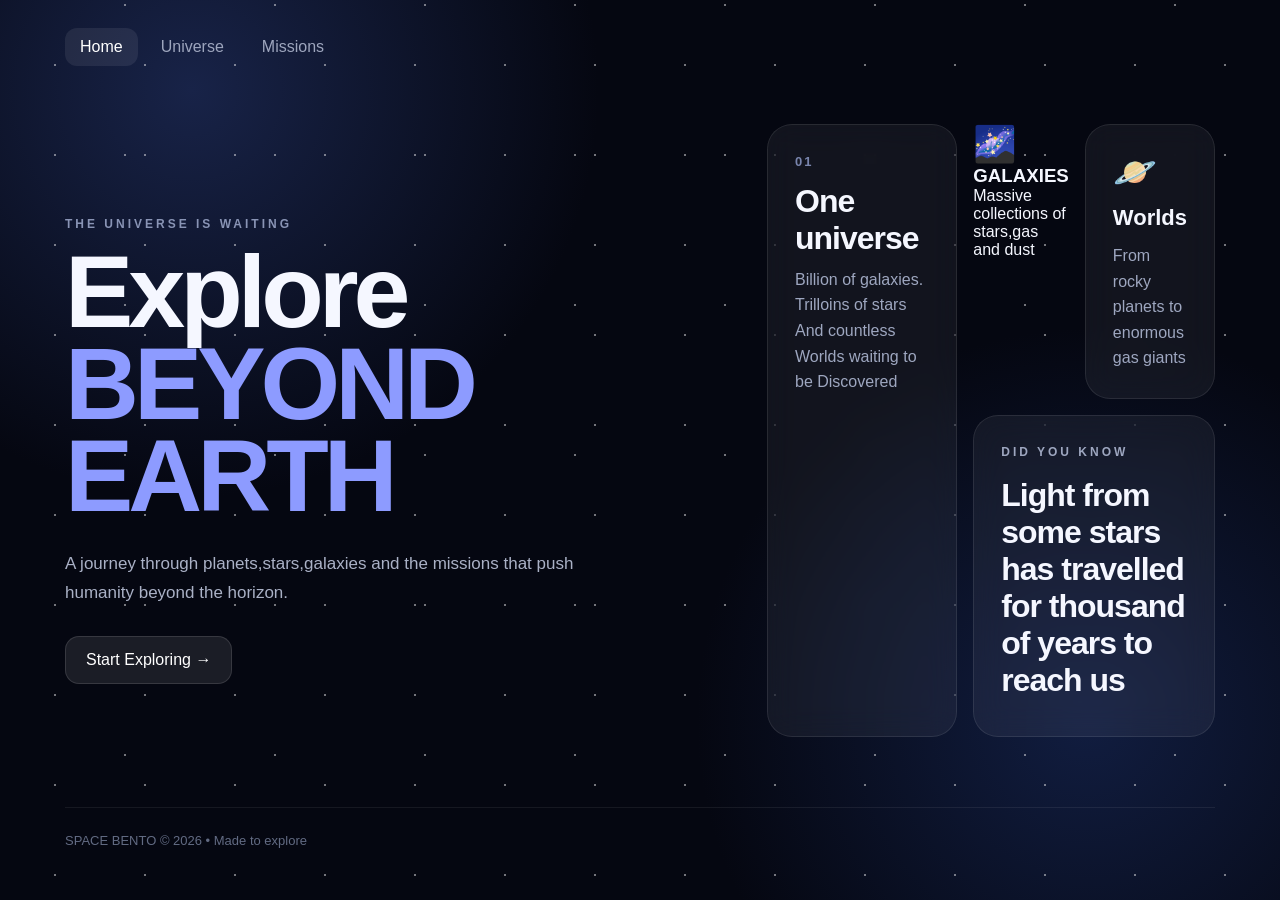
<file: index.html>
<!DOCTYPE html>
<html>
<head>
     <meta charset="UTF-8">
     <meta name="'viewport" contest=""width=device-width, initial-scale="1.0">
     <title>space bento</title>
     <link rel="stylesheet" href="style.css">
</head>
<body>

<header>
    <nav>
        <a href="index.html" class="active">Home</a>
        <a href="universe.html">Universe</a>
        <a href="missions.html">Missions</a>
    </nav>
</header>
<main>
    <sections class="hero">
        <div>
           <p class="eyebrow">THE UNIVERSE IS WAITING</p>
           
           <h1>Explore<br><span>BEYOND EARTH</span></h1>

           <P class="intro">
              A journey through planets,stars,galaxies and the missions that push humanity beyond the horizon.
    
           </P>

           <a class="button" href="universe.html">
               Start Exploring →
           </a>
        </div>

        <secttion class="bento">
            <div class="card large">
            <p class="number">01</p>
            <h2>One universe</h2>
            <p>
                Billion of galaxies. Trilloins of stars And countless Worlds waiting to be Discovered
            </p>
        </div>
        <div class="Card">
            <div class="icon">🌌</div>
            <h3>GALAXIES</h3>
            <p>Massive collections of stars,gas and dust</p>

        </div>
        <div class="card">
        <div class="icon">🪐</div>
        <h3>Worlds</h3>
        <p>From rocky planets to enormous gas giants</p>
        </div>
        <div class="card wide">
            <p class="eyebrow">DID YOU KNOW</p>
            <h2>Light from some stars has travelled for thousand of years to reach us</h2>
            </div>

        
        </div>
    </sections>
</main>
<footer>
    <p>SPACE BENTO © 2026 • Made to explore</p>
</footer>
</body>
</html>
</file>
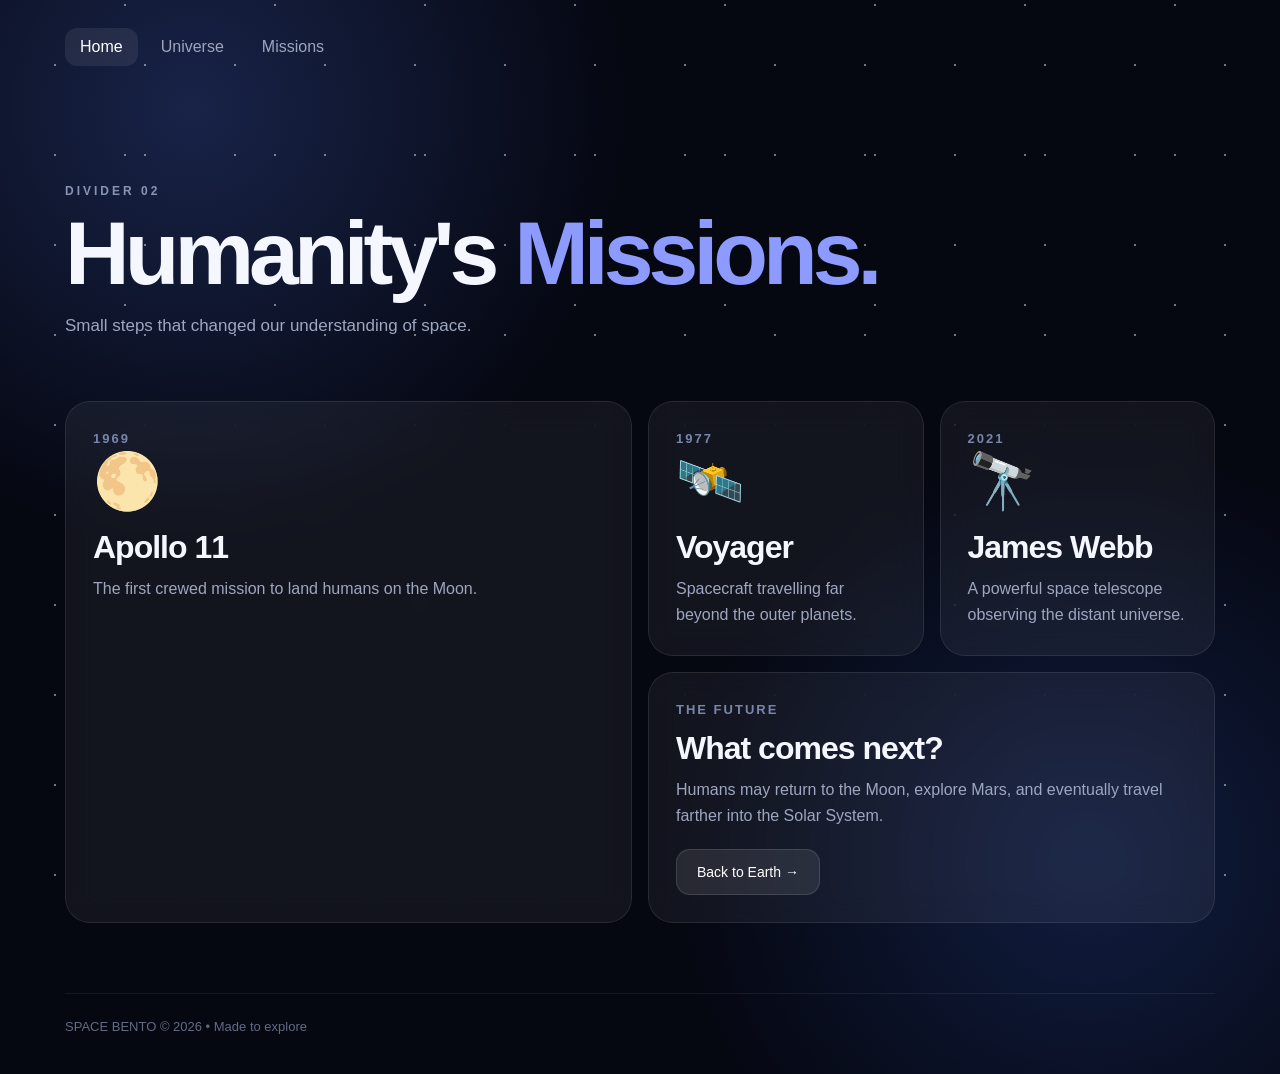
<file: missions.html>
<!DOCTYPE html>
<html lang="en">
<head>
    <meta charset="UTF-8">
    <meta name="viewport" content="width=device-width, initial-scale=1.0">
    <title>space bento</title>
    <link rel="stylesheet" href="style.css">
</head>

<body>

<header>

    <nav>
         <a href="index.html" class="active">Home</a>
        <a href="universe.html">Universe</a>
        <a href="missions.html">Missions</a>
</header>

<main>

    <div class="page-title">
        <p class="eyebrow">DIVIDER 02</p>
        <h1>Humanity's <span>Missions.</span></h1>
        <p>Small steps that changed our understanding of space.</p>
    </div>


    <section class="bento">

        <div class="card mission large">
            <p class="year">1969</p>
            <div class="visual">🌕</div>
            <h2>Apollo 11</h2>
            <p>
                The first crewed mission to land humans on the Moon.
            </p>
        </div>


        <div class="card mission">
            <p class="year">1977</p>
            <div class="visual">🛰️</div>
            <h2>Voyager</h2>
            <p>
                Spacecraft travelling far beyond the outer planets.
            </p>
        </div>


        <div class="card mission">
            <p class="year">2021</p>
            <div class="visual">🔭</div>
            <h2>James Webb</h2>
            <p>
                A powerful space telescope observing the distant universe.
            </p>
        </div>


        <div class="card wide mission">
            <p class="year">THE FUTURE</p>
            <h2>What comes next?</h2>
            <p>
                Humans may return to the Moon, explore Mars,
                and eventually travel farther into the Solar System.
            </p>

            <a class="button small" href="index.html">
                Back to Earth →
            </a>
        </div>

    </section>

</main>

<footer>
    <p> SPACE BENTO © 2026 • Made to explore</p>
</footer>

</body>
</html>
</file>
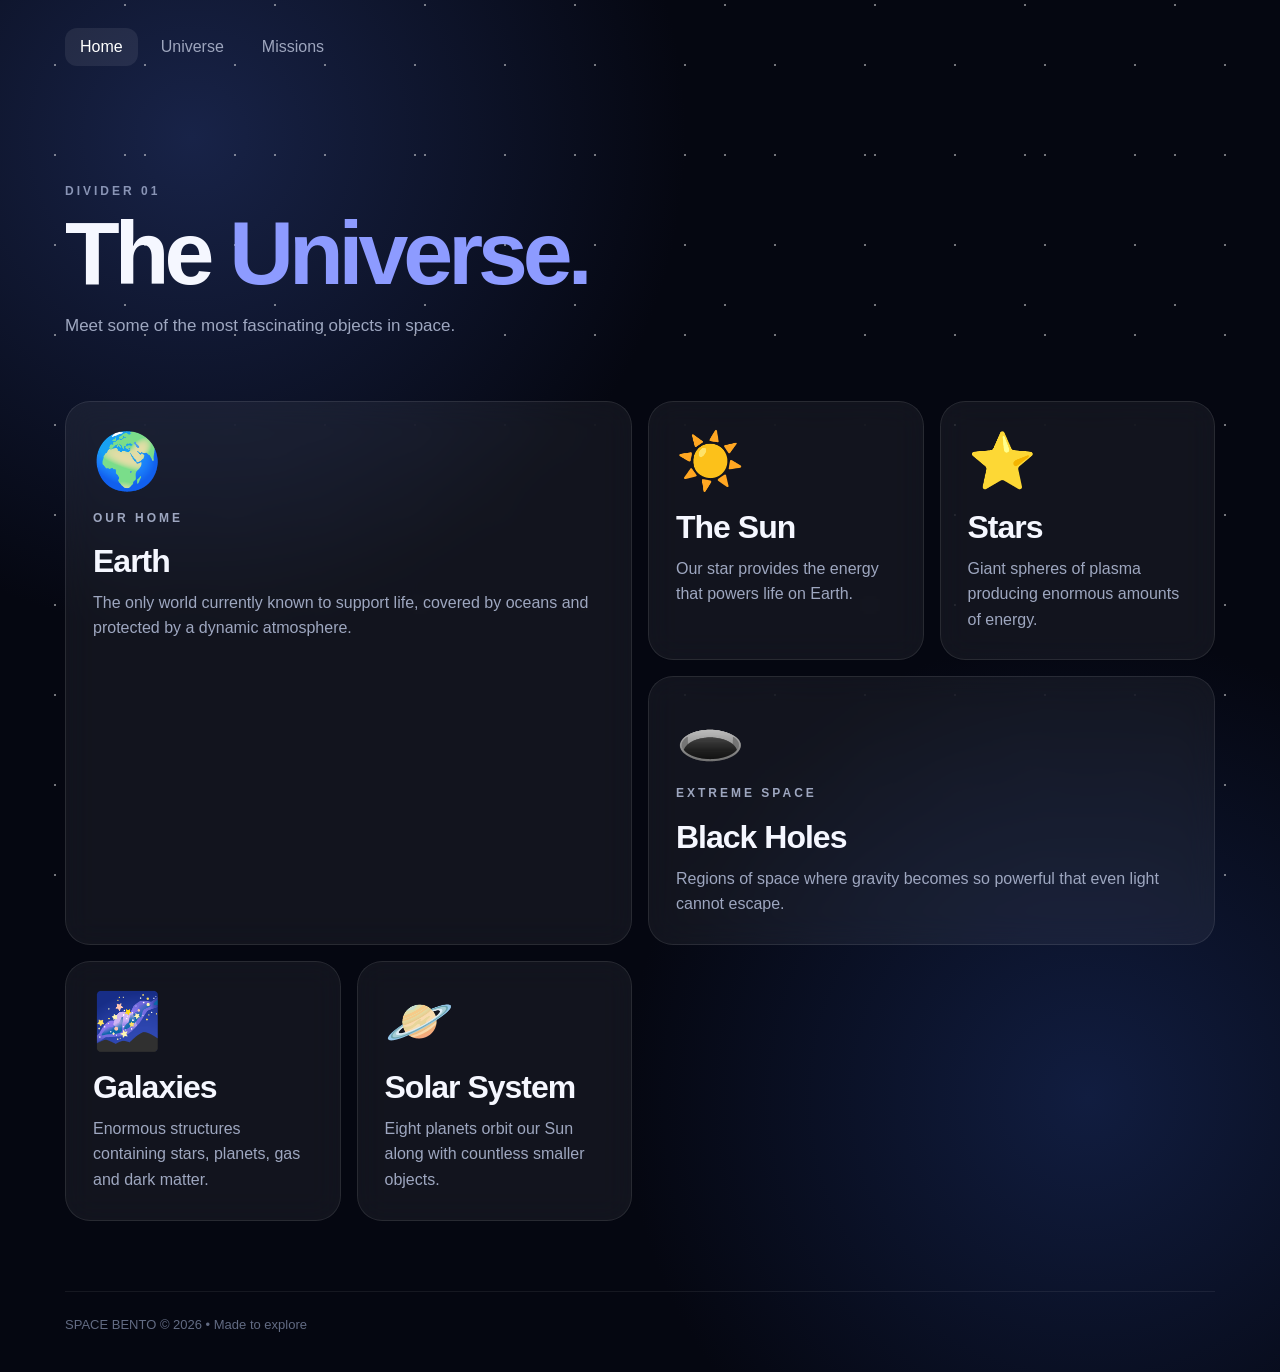
<file: universe.html>
<!DOCTYPE html>
<html lang="en">
<head>
    <meta charset="UTF-8">
    <meta name="viewport" content="width=device-width, initial-scale=1.0">
    <title>space bento</title>
    <link rel="stylesheet" href="style.css">
</head>

<body>

<header>

    <nav>
        <a href="index.html" class="active">Home</a>
        <a href="universe.html">Universe</a>
        <a href="missions.html">Missions</a>
    </nav>
</header>

<main>

    <div class="page-title">
        <p class="eyebrow">DIVIDER 01</p>
        <h1>The <span>Universe.</span></h1>
        <p>Meet some of the most fascinating objects in space.</p>
    </div>


    <section class="bento">

        <div class="card planet-card large">
            <div class="visual">🌍</div>
            <p class="eyebrow">OUR HOME</p>
            <h2>Earth</h2>
            <p>
                The only world currently known to support life,
                covered by oceans and protected by a dynamic atmosphere.
            </p>
        </div>


        <div class="card">
            <div class="visual">☀️</div>
            <h2>The Sun</h2>
            <p>
                Our star provides the energy that powers life on Earth.
            </p>
        </div>


        <div class="card">
            <div class="visual">⭐</div>
            <h2>Stars</h2>
            <p>
                Giant spheres of plasma producing enormous amounts of energy.
            </p>
        </div>


        <div class="card wide">
            <div class="visual">🕳️</div>
            <div>
                <p class="eyebrow">EXTREME SPACE</p>
                <h2>Black Holes</h2>
                <p>
                    Regions of space where gravity becomes so powerful
                    that even light cannot escape.
                </p>
            </div>
        </div>


        <div class="card">
            <div class="visual">🌌</div>
            <h2>Galaxies</h2>
            <p>
                Enormous structures containing stars, planets,
                gas and dark matter.
            </p>
        </div>


        <div class="card">
            <div class="visual">🪐</div>
            <h2>Solar System</h2>
            <p>
                Eight planets orbit our Sun along with countless
                smaller objects.
            </p>
        </div>

    </section>

</main>

<footer>
    <p>SPACE BENTO © 2026 • Made to explore</p>
</footer>

</body>
</html>
</file>
<file: style.css>
* {
    margin: 0;
    padding: 0;
    box-sizing: border-box;
}

html {
    scroll-behavior: smooth;
}

body {
    font-family: Arial, Helvetica, sans-serif;
    background:
        radial-gradient(circle at 15% 10%, #182348 0, transparent 30%),
        radial-gradient(circle at 85% 80%, #111d40 0, transparent 30%),
        #050711;
    color: #f5f7ff;
    min-height: 100vh;
    overflow-x: hidden;
}

/* STAR FIELD */

body::before {
    content: "";
    position: fixed;
    inset: 0;
    pointer-events: none;
    opacity: 0.45;

    background-image:
        radial-gradient(circle, white 1px, transparent 1px),
        radial-gradient(circle, white 1px, transparent 1px);

    background-size: 90px 90px, 150px 150px;
    background-position: 10px 20px, 50px 80px;
}

/* HEADER */

header {
    position: relative;
    z-index: 5;

    width: min(1150px, 92%);
    margin: auto;
    padding: 28px 0;

    display: flex;
    justify-content: space-between;
    align-items: center;
}

.logo {
    font-size: 23px;
    font-weight: 800;
    letter-spacing: 4px;
}

.logo span {
    margin-left: 6px;
}

nav {
    display: flex;
    gap: 8px;
}

nav a {
    color: #9da5bd;
    text-decoration: none;
    padding: 10px 15px;
    border-radius: 12px;
    transition: 0.25s;
}

nav a:hover,
nav a.active {
    color: white;
    background: rgba(255,255,255,0.08);
}

/* MAIN */

main {
    position: relative;
    z-index: 1;

    width: min(1150px, 92%);
    margin: auto;
}

/* HERO */

.hero {
    min-height: 570px;

    display: grid;
    grid-template-columns: 1.2fr 0.8fr;
    align-items: center;
    gap: 30px;
}

.eyebrow {
    color: #8994b5;
    font-size: 12px;
    font-weight: bold;
    letter-spacing: 3px;
    margin-bottom: 15px;
}

h1 {
    font-size: clamp(55px, 8vw, 105px);
    line-height: 0.9;
    letter-spacing: -5px;
}

h1 span {
    color: #8d9bff;
}

.intro {
    max-width: 550px;
    margin: 28px 0;
    color: #aab1c6;
    font-size: 17px;
    line-height: 1.7;
}

/* BUTTON */

.button {
    display: inline-block;
    text-decoration: none;
    color: white;

    padding: 14px 20px;
    border-radius: 14px;

    background: rgba(255,255,255,0.09);
    border: 1px solid rgba(255,255,255,0.12);

    transition: 0.25s;
}

.button:hover {
    transform: translateY(-3px);
    background: rgba(255,255,255,0.15);
}

.button.small {
    margin-top: 20px;
    font-size: 14px;
}

/* PLANET */

.planet {
    position: relative;
    height: 390px;

    display: flex;
    justify-content: center;
    align-items: center;
}

.planet-ball {
    width: 250px;
    height: 250px;

    border-radius: 50%;

    background:
        radial-gradient(circle at 30% 30%, #dce4ff, #5969b7 35%, #151a45 70%, #050711);

    box-shadow:
        0 0 50px rgba(100,120,255,0.35),
        inset -35px -25px 60px rgba(0,0,0,0.7);

    animation: float 5s ease-in-out infinite;
}

.planet-ring {
    position: absolute;

    width: 360px;
    height: 90px;

    border: 2px solid rgba(180,190,255,0.35);
    border-radius: 50%;

    transform: rotate(-18deg);
}

@keyframes float {
    0%, 100% {
        transform: translateY(0);
    }

    50% {
        transform: translateY(-15px);
    }
}

/* BENTO */

.bento {
    display: grid;

    grid-template-columns: repeat(4, 1fr);
    gap: 16px;

    margin: 30px 0 70px;
}

.card {
    min-height: 220px;

    padding: 27px;

    border-radius: 25px;

    background: rgba(255,255,255,0.055);
    border: 1px solid rgba(255,255,255,0.09);

    backdrop-filter: blur(15px);

    transition:
        transform 0.3s,
        background 0.3s;
}

.card:hover {
    transform: translateY(-5px);
    background: rgba(255,255,255,0.085);
}

.card.large {
    grid-column: span 2;
    grid-row: span 2;
}

.card.wide {
    grid-column: span 2;
}

.card h2 {
    font-size: 32px;
    margin: 10px 0;
    letter-spacing: -1px;
}

.card h3 {
    font-size: 22px;
    margin: 12px 0;
}

.card p {
    color: #9ea7c0;
    line-height: 1.6;
}

.number,
.year {
    color: #7985ad !important;
    font-size: 13px;
    letter-spacing: 2px;
    font-weight: bold;
}

.icon {
    font-size: 35px;
}

.visual {
    font-size: 55px;
    margin-bottom: 15px;
}

/* PAGE TITLE */

.page-title {
    padding: 90px 0 35px;
}

.page-title h1 {
    font-size: clamp(50px, 7vw, 90px);
}

.page-title > p:last-child {
    color: #9ea7c0;
    margin-top: 22px;
    font-size: 17px;
}

/* FOOTER */

footer {
    position: relative;
    z-index: 1;

    width: min(1150px, 92%);
    margin: auto;

    padding: 25px 0 40px;

    color: #626b83;
    font-size: 13px;

    border-top: 1px solid rgba(255,255,255,0.07);
}

/* MOBILE */

@media (max-width: 750px) {

    header {
        flex-direction: column;
        gap: 20px;
    }

    nav {
        width: 100%;
        justify-content: center;
    }

    .hero {
        grid-template-columns: 1fr;
        padding: 60px 0;
        text-align: center;
    }

    .intro {
        margin-left: auto;
        margin-right: auto;
    }

    .planet {
        height: 300px;
    }

    .planet-ball {
        width: 190px;
        height: 190px;
    }

    .planet-ring {
        width: 280px;
    }

    .bento {
        grid-template-columns: 1fr;
    }

    .card.large,
    .card.wide {
        grid-column: span 1;
        grid-row: span 1;
    }

    h1 {
        letter-spacing: -3px;
    }
}
</file>
